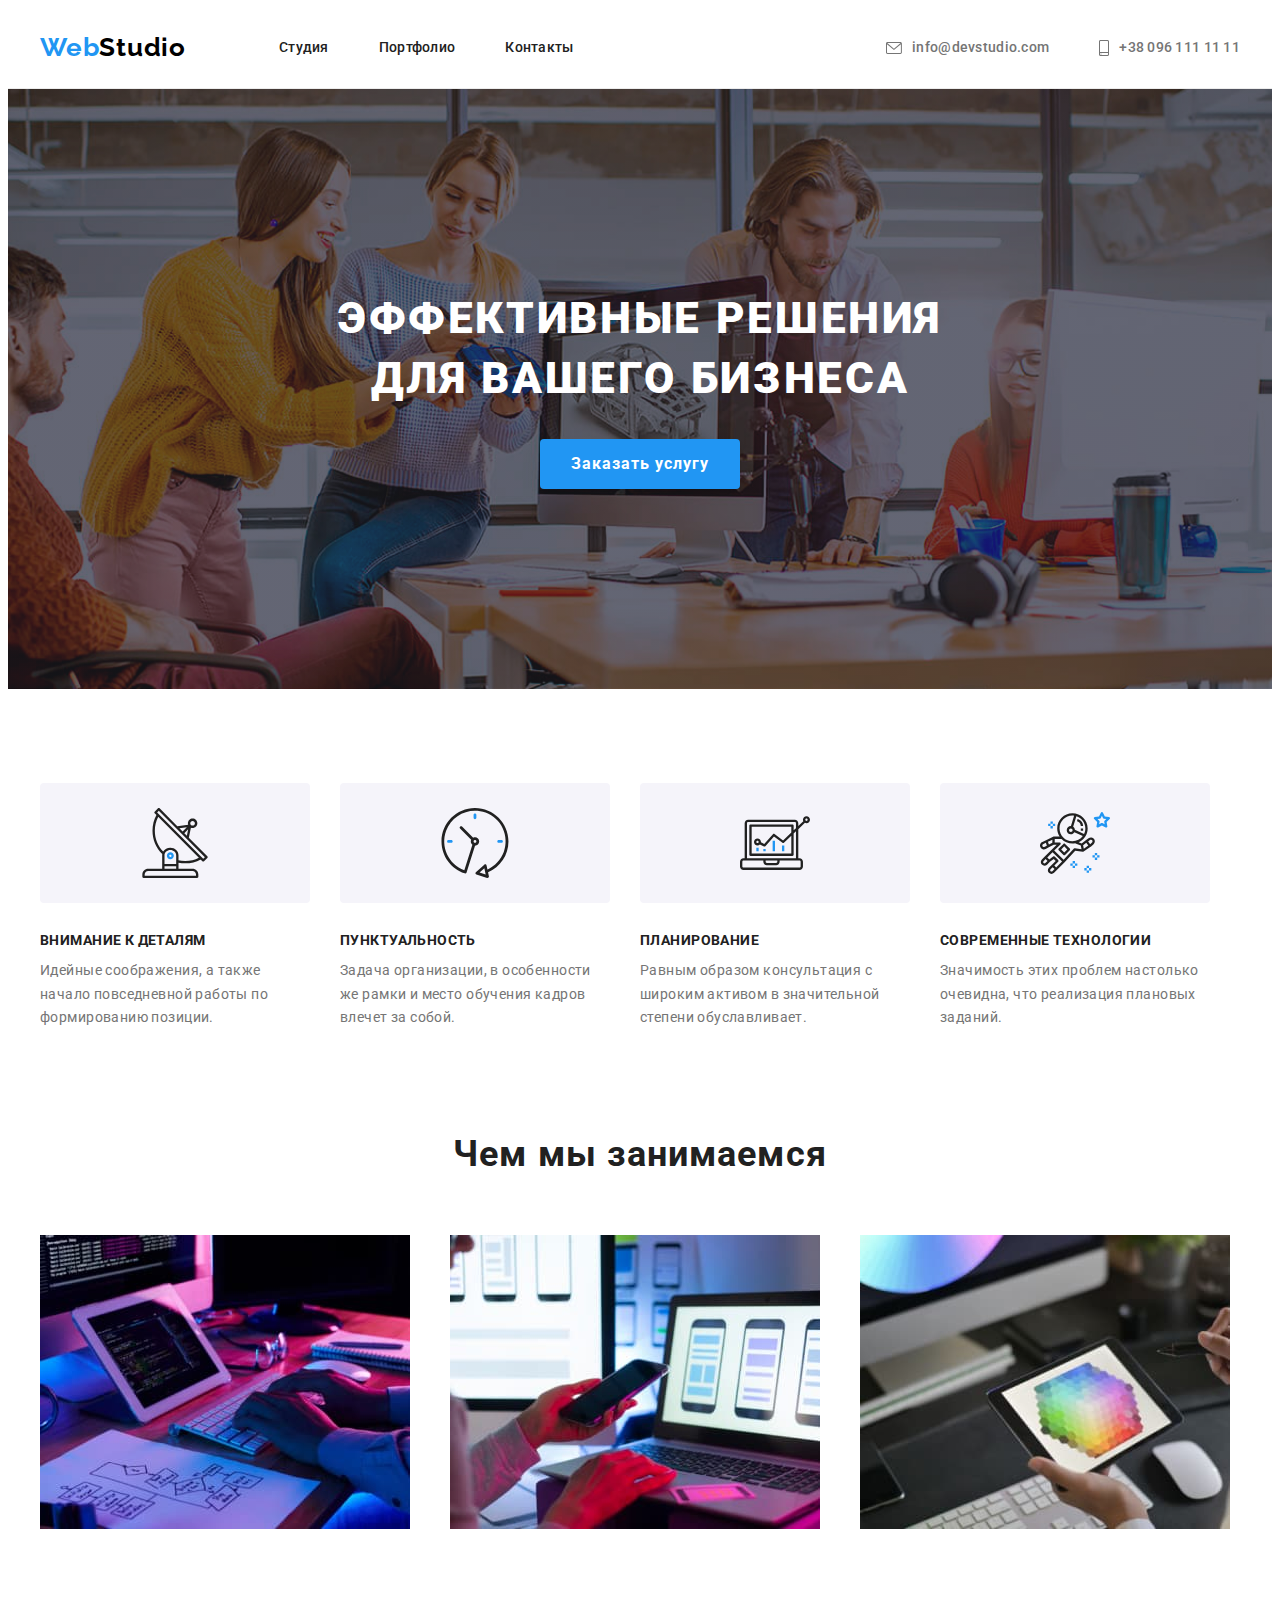
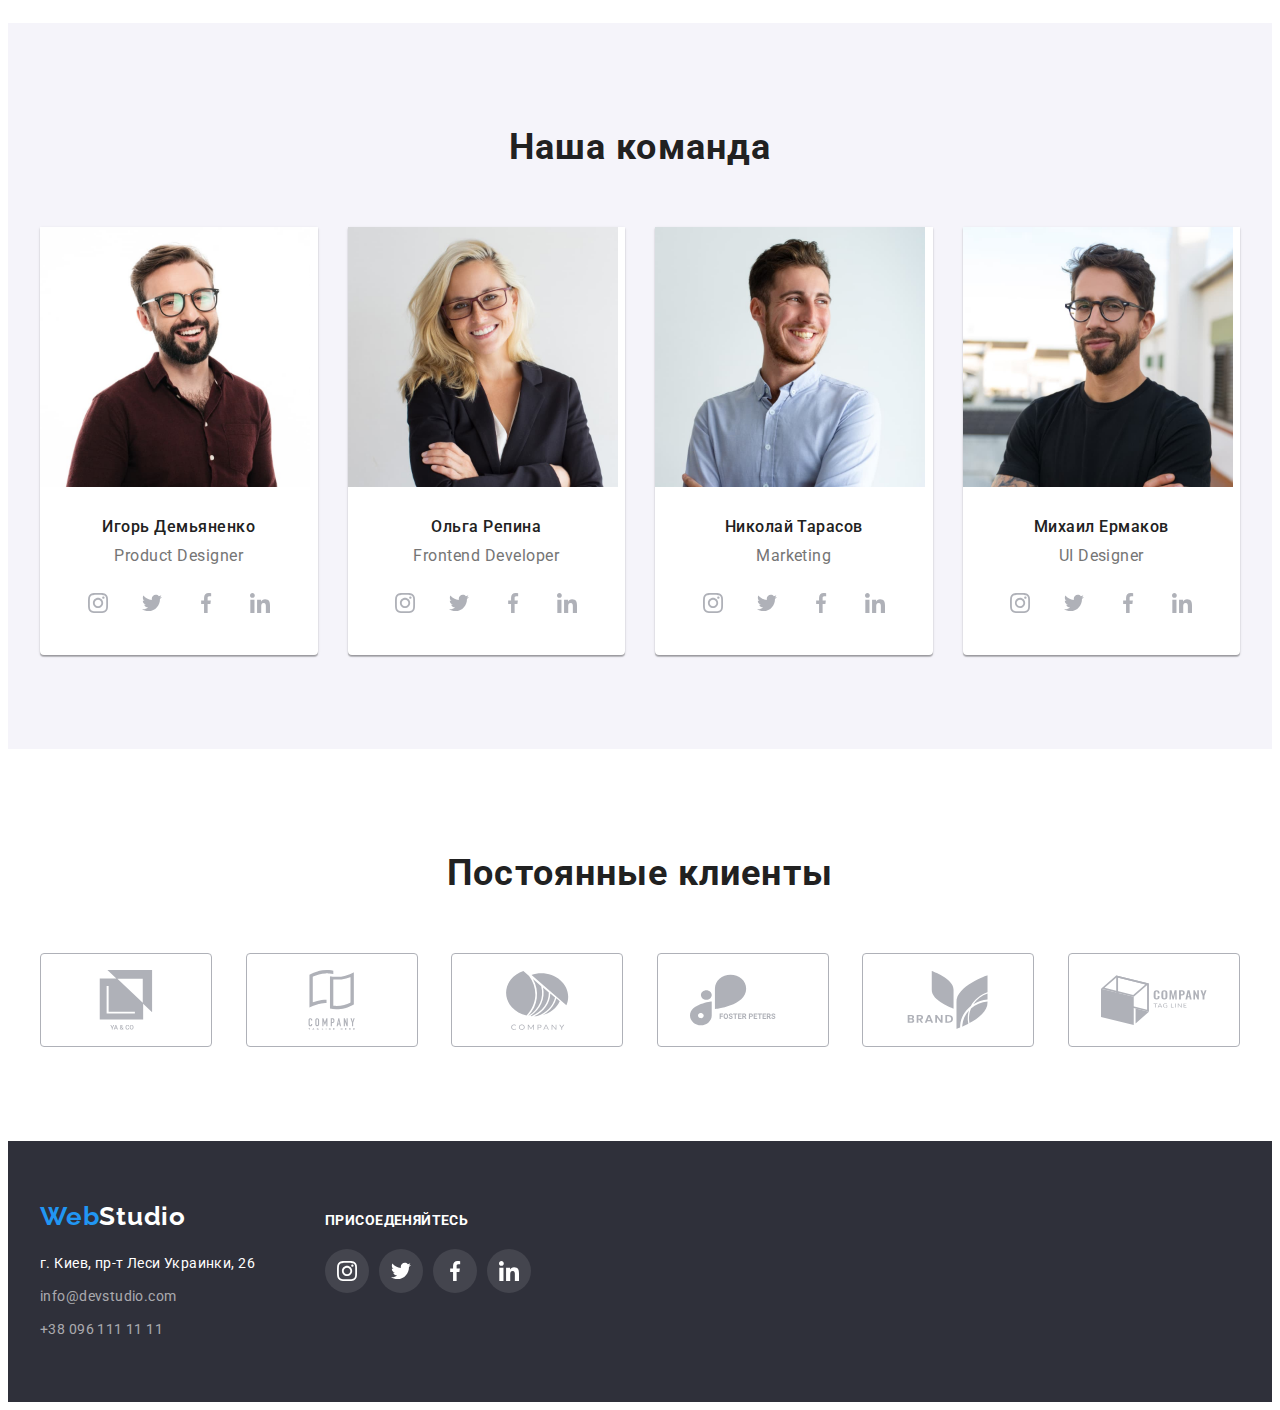
<file: index.htm>
<!DOCTYPE html>
<html lang="ru">

<head>
    <meta charset="UTF-8">
    <meta http-equiv="X-UA-Compatible" content="IE=edge">
    <meta name="viewport" content="width=device-width, initial-scale=1.0">
    <title>Студия</title>
    <link rel="preconnect" href="https://fonts.googleapis.com">
    <link rel="preconnect" href="https://fonts.gstatic.com" crossorigin>
    <link href="https://fonts.googleapis.com/css2?family=Raleway:wght@700&family=Roboto:wght@400;500;700;900&display=swap"
        rel="stylesheet">
        <link rel="stylesheet" href="https://cdnjs.cloudflare.com/ajax/libs/modern-normalize/1.1.0/modern-normalize.min.css"
            integrity="sha512-wpPYUAdjBVSE4KJnH1VR1HeZfpl1ub8YT/NKx4PuQ5NmX2tKuGu6U/JRp5y+Y8XG2tV+wKQpNHVUX03MfMFn9Q=="
            crossorigin="anonymous" referrerpolicy="no-referrer" />
    <link rel="stylesheet" href="./css/styles.css">
</head>
<body>
    <!-- Шапка -->
    <header class="header">
        <div class="container header-container">
            <nav class="header-havigation">
                <a class="header-logo link" href="./index.htm" lang="en">
                    <span class="logo">Web</span>Studio
                </a>
            
                <ul class="nav-list list">
                    <li class="nav-item"><a class="nav-link link" href="./index.htm">Студия</a></li>
                    <li class="nav-item"><a class="nav-link link" href="./portfolio.html">Портфолио</a></li>
                    <li class="nav-item"><a class="nav-link link" href="">Контакты</a></li>
                </ul>
            </nav>
            
            <div class="haeder-content">
                <ul class="header-list ">
                    <li class="header-item list">
                        <a class="header-link link" href="mailto:info@devstudio.com">
                            <svg class="header-link-icon icon-envelope">
                                <use href="./img/icon-svg/symbol-defs.svg#envelope"></use>
                            </svg>
                             <p class="link-text">info@devstudio.com</p>    
                        </a>
                    </li>
                    <li class="header-item list">
                        <a class="header-link link tel-link" href="tel:+380961111111">
                            <svg class="header-link-icon icon-smartphone">
                                <use href="./img/icon-svg/symbol-defs.svg#smartphone"></use>
                            </svg>
                            <p class="link-text">+38 096 111 11 11</p>
                        </a>
                    </li>
                </ul>
            </div>
        </div>
        
    </header>
    <!-- Контент -->
    <main>
        <!-- Герой -->
        <section class="hero-section">
            <h1 class="hero-title">ЭФФЕКТИВНЫЕ РЕШЕНИЯ ДЛЯ ВАШЕГО БИЗНЕСА</h1>
            <button class="hero-btn" type="button">Заказать услугу</button>
         </section>
        <!-- Особености -->
        <section class="peculiarities-section">
           <div class="container">
                <h2 class="visually-hidden">Особенности</h2>
                <ul class="peculiarities-list list">
                    <li class="peculiarities-item">
                        <div class="peculiarities-icon">
                            <svg class="icon-antenna" width="70" heigth="70">
                                <use href="./img/icon-svg/symbol-defs.svg#antenna"></use>
                            </svg>
                        </div>
                        <h3 class="peculiarities-title">Внимание к деталям</h3>
                        <p class="peculiarities-text">Идейные соображения, а также начало повседневной работы по формированию позиции.
                        </p>
                    </li>
                    <li class="peculiarities-item">
                        <div class="peculiarities-icon">
                            <svg class="icon-clock" width="70" heigth="70">
                                <use href="./img/icon-svg/symbol-defs.svg#clock"></use>
                            </svg>
                        </div>
                        <h3 class="peculiarities-title">Пунктуальность</h3>
                        <p class="peculiarities-text">Задача организации, в особенности же рамки и место обучения кадров влечет за
                            собой.</p>
                    </li>
                    <li class="peculiarities-item">
                        <div class="peculiarities-icon">
                            <svg class="icon-diagram" width="70" heigth="70">
                                <use href="./img/icon-svg/symbol-defs.svg#diagram"></use>
                            </svg>
                        </div>
                        <h3 class="peculiarities-title">Планирование</h3>
                        <p class="peculiarities-text">Равным образом консультация с широким активом в значительной степени
                            обуславливает.</p>
                    </li>
                    <li class="peculiarities-item">
                        <div class="peculiarities-icon">
                            <svg class="icon-astronaut" width="70" heigth="70">
                                <use href="./img/icon-svg/symbol-defs.svg#astronaut"></use>
                            </svg>
                        </div>
                        <h3 class="peculiarities-title">Современные технологии</h3>
                        <p class="peculiarities-text">Значимость этих проблем настолько очевидна, что реализация плановых заданий.</p>
                    </li>
                </ul>
           </div>
        </section>
        <section class="work-section">
            <div class="container">
                <h2 class="work-title">Чем мы занимаемся</h2>
                <ul class="work-list list">
                    <li class="work-item"><img src="./img/study-img/img.jpg" alt="Програпирование" width="370"></li>
                    <li class="work-item"><img src="./img/study-img/img1.jpg" alt="Адаптация" width="370"></li>
                    <li class="work-item"><img src="./img/study-img/img2.jpg" alt="Стилизация" width="370"></li>
                </ul>
            </div>
        </section>
        <!-- Команда -->
        <section class="team-section">
           <div class="container">
                <h2 class="team-title">Наша команда</h2>
                <ul class="team-list list">
                    <li class="team-item">
                        <img src="./img/study-img/img3.jpg" alt="Фтография Игоря" width="270">
                        <div class="team-cards">
                            <h3 class="team-name">Игорь Демьяненко</h3>
                        <p class="team-text" lang="en">Product Designer</p>
                        <ul class="team-social-list list">
                            <li class="team-social-item">
                                <a href="" class="team-social-link">
                                    <svg class="team-social-icon" widht='20' height='20'>
                                        <use href="./img/icon-svg/symbol-defs.svg#instagram"></use>
                                    </svg>
                                </a>
                            </li>
                            <li class="team-social-item">
                                <a href="" class="team-social-link">
                                    <svg class="team-social-icon" widht='20' height='20'>
                                        <use href="./img/icon-svg/symbol-defs.svg#twitter"></use>
                                    </svg>
                                </a>
                            </li>
                            <li class="team-social-item">
                                <a href="" class="team-social-link">
                                    <svg class="team-social-icon" widht='20' height='20'>
                                        <use href="./img/icon-svg/symbol-defs.svg#facebook"></use>
                                    </svg>
                                </a>
                            </li>
                            <li class="team-social-item">
                                <a href="" class="team-social-link">
                                    <svg class="team-social-icon" widht='20' height='20'>
                                        <use href="./img/icon-svg/symbol-defs.svg#linkedin"></use>
                                    </svg>
                                </a>
                            </li>
                        </ul>
                        </div>
                    </li>
                    <li class="team-item">
                        <img src="./img/study-img/img4.jpg" alt="Фотография Ольги" width="270">
                        <div class="team-cards">
                            <h3 class="team-name">Ольга Репина</h3>
                        <p class="team-text" lang="en">Frontend Developer</p>
                            <ul class="team-social-list list">
                                <li class="team-social-item">
                                    <a href="" class="team-social-link">
                                        <svg class="team-social-icon" widht='20' height='20'>
                                            <use href="./img/icon-svg/symbol-defs.svg#instagram"></use>
                                        </svg>
                                    </a>
                                </li>
                                <li class="team-social-item">
                                    <a href="" class="team-social-link">
                                        <svg class="team-social-icon" widht='20' height='20'>
                                            <use href="./img/icon-svg/symbol-defs.svg#twitter"></use>
                                        </svg>
                                    </a>
                                </li>
                                <li class="team-social-item">
                                    <a href="" class="team-social-link">
                                        <svg class="team-social-icon" widht='20' height='20'>
                                            <use href="./img/icon-svg/symbol-defs.svg#facebook"></use>
                                        </svg>
                                    </a>
                                </li>
                                <li class="team-social-item">
                                    <a href="" class="team-social-link">
                                        <svg class="team-social-icon" widht='20' height='20'>
                                            <use href="./img/icon-svg/symbol-defs.svg#linkedin"></use>
                                        </svg>
                                    </a>
                                </li>
                            </ul>
                        </div>
                    </li>
                    <li class="team-item">
                        <img src="./img/study-img/img5.jpg" alt="Фотография Николая" width="270">
                        <div class="team-cards">
                            <h3 class="team-name">Николай Тарасов</h3>
                        <p class="team-text" lang="en">Marketing</p>
                        <ul class="team-social-list list">
                            <li class="team-social-item">
                                <a href="" class="team-social-link">
                                    <svg class="team-social-icon" widht='20' height='20'>
                                        <use href="./img/icon-svg/symbol-defs.svg#instagram"></use>
                                    </svg>
                                </a>
                            </li>
                            <li class="team-social-item">
                                <a href="" class="team-social-link">
                                    <svg class="team-social-icon" widht='20' height='20'>
                                        <use href="./img/icon-svg/symbol-defs.svg#twitter"></use>
                                    </svg>
                                </a>
                            </li>
                            <li class="team-social-item">
                                <a href="" class="team-social-link">
                                    <svg class="team-social-icon" widht='20' height='20'>
                                        <use href="./img/icon-svg/symbol-defs.svg#facebook"></use>
                                    </svg>
                                </a>
                            </li>
                            <li class="team-social-item">
                                <a href="" class="team-social-link">
                                    <svg class="team-social-icon" widht='20' height='20'>
                                        <use href="./img/icon-svg/symbol-defs.svg#linkedin"></use>
                                    </svg>
                                </a>
                            </li>
                        </ul>
                        </div>
                    </li>
                    <li class="team-item">
                        <img src="./img/study-img/img6.jpg" alt="Фотография Михаила" width="270">
                        <div class="team-cards">
                            <h3 class="team-name">Михаил Ермаков</h3>
                        <p class="team-text" lang="en">UI Designer</p>
                        <ul class="team-social-list list">
                            <li class="team-social-item">
                                <a href="" class="team-social-link">
                                    <svg class="team-social-icon" widht='20' height='20'>
                                        <use href="./img/icon-svg/symbol-defs.svg#instagram"></use>
                                    </svg>
                                </a>
                            </li>
                            <li class="team-social-item">
                                <a href="" class="team-social-link">
                                    <svg class="team-social-icon" widht='20' height='20'>
                                        <use href="./img/icon-svg/symbol-defs.svg#twitter"></use>
                                    </svg>
                                </a>
                            </li>
                            <li class="team-social-item">
                                <a href="" class="team-social-link">
                                    <svg class="team-social-icon" widht='20' height='20'>
                                        <use href="./img/icon-svg/symbol-defs.svg#facebook"></use>
                                    </svg>
                                </a>
                            </li>
                            <li class="team-social-item">
                                <a href="" class="team-social-link">
                                    <svg class="team-social-icon" widht='20' height='20'>
                                        <use href="./img/icon-svg/symbol-defs.svg#linkedin"></use>
                                    </svg>
                                </a>
                            </li>
                        </ul>
                        </div>
                    </li>
                </ul>
           </div>
        </section>
        <section class="client-section">
            <div class="container">
                <h2 class="client-title">Постоянные клиенты</h2>
                <ul class="client-list list">
                    <li class="client-item">
                        <a href="" class="client-link link">
                            <svg class="client-icon" width="106" height="60" >
                                <use href="./img/icon-svg/symbol-defs.svg#group1"></use>
                            </svg>
                        </a>
                    </li>
                    <li class="client-item">
                        <a href="" class="client-link link">
                            <svg class="client-icon" width="106" height="60">
                                <use href="./img/icon-svg/symbol-defs.svg#group2"></use>
                            </svg>
                        </a>
                    </li>
                    <li class="client-item">
                        <a href="" class="client-link link">
                            <svg class="client-icon" width="106" height="60">
                                <use href="./img/icon-svg/symbol-defs.svg#group3"></use>
                            </svg>
                        </a>
                    </li>
                    <li class="client-item">
                        <a href="" class="client-link link">
                            <svg class="client-icon" width="106" height="60">
                                <use href="./img/icon-svg/symbol-defs.svg#group4"></use>
                            </svg>
                        </a>
                    </li>
                    <li class="client-item">
                        <a href="" class="client-link link">
                            <svg class="client-icon" width="106" height="60">
                                <use href="./img/icon-svg/symbol-defs.svg#group5"></use>
                            </svg>
                        </a>
                    </li>
                    <li class="client-item">
                        <a href="" class="client-link link">
                            <svg class="client-icon" width="106" height="60">
                                <use href="./img/icon-svg/symbol-defs.svg#group6"></use>
                            </svg>
                        </a>
                    </li>
                </ul>
            </div>
        </section>
    </main>
    <!-- Подвал -->
    <footer class="footer">
       <div class="container footer-flex">
            <div class="footer-nav">
                <a class="footer-logo link" href="./index.htm" lang="en">
                    <span class="logo">Web</span>Studio
                </a>
                <address class="address">
                    <ul class="address-list list">
                        <li class="address-item"><a class="address-link link" href="">г. Киев, пр-т Леси Украинки, 26</a></li>
                        <li class="address-item"><a class="address-link link transparency"
                                href="mailto:info@devstudio.com">info@devstudio.com</a></li>
                        <li class="address-item"><a class="address-link link transparency" href="tel:+380961111111">+38 096 111 11
                                11</a></li>
                    </ul>
                </address>
            </div>
            <div class="footer-social">
                <h3 class="footer-social-title">ПРИСОЕДЕНЯЙТЕСЬ</h3>
                <ul class="footer-social-list list">
                    <li class="footer-social-item">
                        <a href="" class="footer-social-link">
                            <svg class="footer-social-icon" widht='20' height='20'>
                                <use href="./img/icon-svg/symbol-defs.svg#instagram"></use>
                            </svg>
                        </a>
                    </li>
                    <li class="footer-social-item">
                        <a href="" class="footer-social-link">
                            <svg class="footer-social-icon" widht='20' height='20'>
                                <use href="./img/icon-svg/symbol-defs.svg#twitter"></use>
                            </svg>
                        </a>
                    </li>
                    <li class="footer-social-item">
                        <a href="" class="footer-social-link">
                            <svg class="footer-social-icon" widht='20' height='20'>
                                <use href="./img/icon-svg/symbol-defs.svg#facebook"></use>
                            </svg>
                        </a>
                    </li>
                    <li class="footer-social-item">
                        <a href="" class="footer-social-link">
                            <svg class="footer-social-icon" widht='20' height='20'>
                                <use href="./img/icon-svg/symbol-defs.svg#linkedin"></use>
                            </svg>
                        </a>
                    </li>
                </ul>
            </div>
       </div>
    </footer>
</body>
</html>
</file>
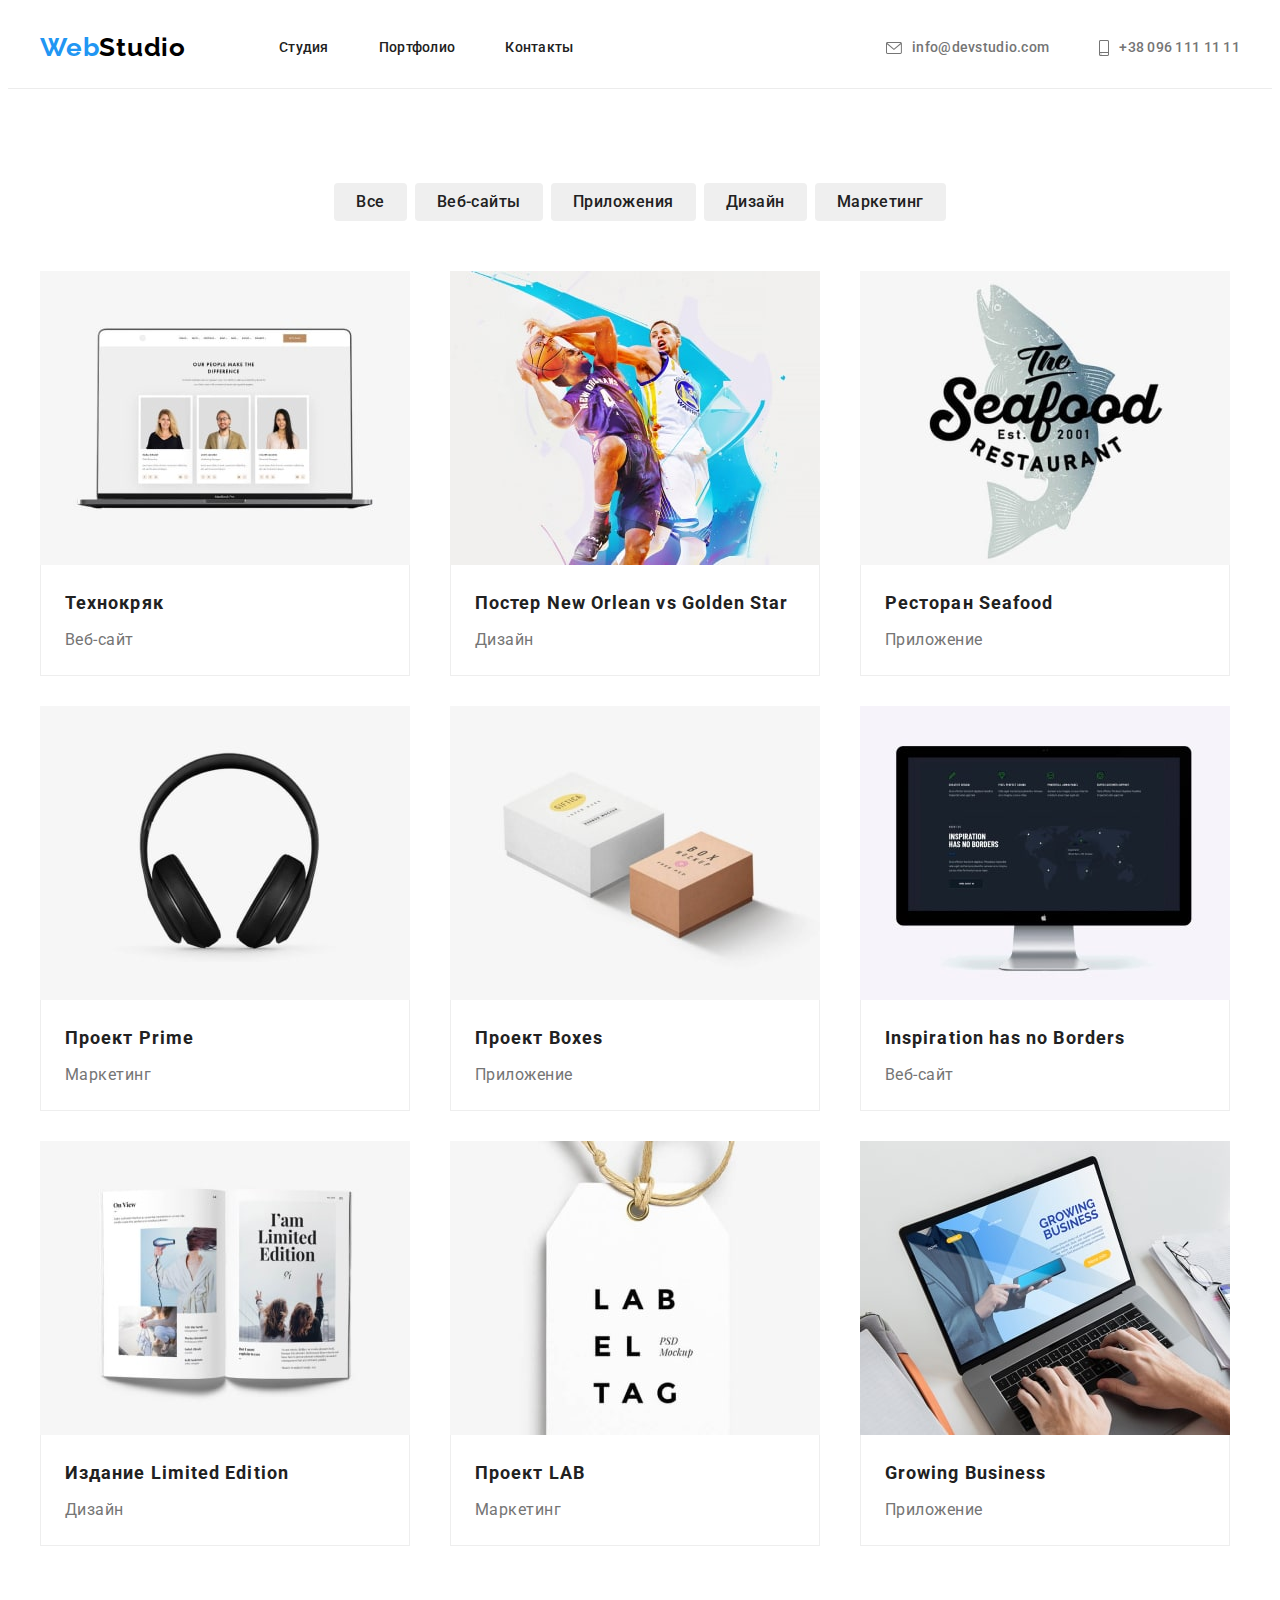
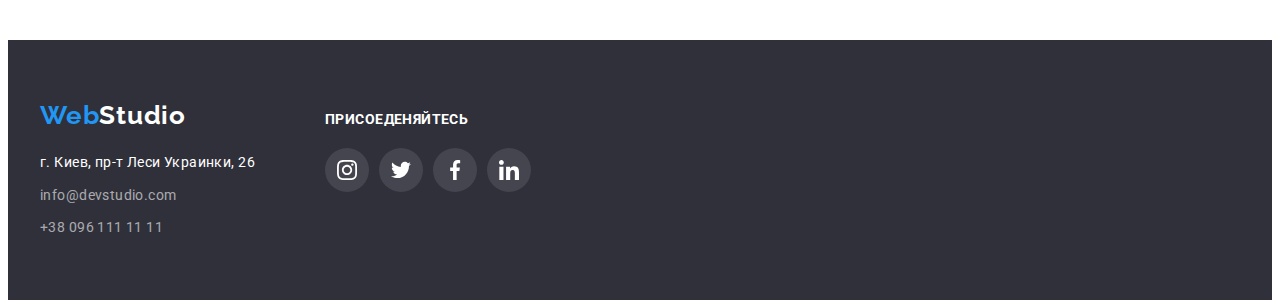
<file: portfolio.html>
<!DOCTYPE html>
<html lang="ru">
<head>
    <meta charset="UTF-8">
    <meta http-equiv="X-UA-Compatible" content="IE=edge">
    <meta name="viewport" content="width=device-width, initial-scale=1.0">
    <title>Портфолио</title>
    <link rel="preconnect" href="https://fonts.googleapis.com">
    <link rel="preconnect" href="https://fonts.gstatic.com" crossorigin>
    <link href="https://fonts.googleapis.com/css2?family=Raleway:wght@700&family=Roboto:wght@400;500;700;900&display=swap"
        rel="stylesheet">
        <link rel="stylesheet" href="https://cdnjs.cloudflare.com/ajax/libs/modern-normalize/1.1.0/modern-normalize.min.css"
            integrity="sha512-wpPYUAdjBVSE4KJnH1VR1HeZfpl1ub8YT/NKx4PuQ5NmX2tKuGu6U/JRp5y+Y8XG2tV+wKQpNHVUX03MfMFn9Q=="
            crossorigin="anonymous" referrerpolicy="no-referrer" />
    <link rel="stylesheet" href="./css/styles.css">
</head>
<body>
    <header class="header">
        <div class="container header-container">
            <nav class="header-havigation">
                <a class="header-logo link" href="./index.htm" lang="en">
                    <span class="logo">Web</span>Studio
                </a>
    
                <ul class="nav-list list">
                    <li class="nav-item"><a class="nav-link link" href="./index.htm">Студия</a></li>
                    <li class="nav-item"><a class="nav-link link" href="./portfolio.html">Портфолио</a></li>
                    <li class="nav-item"><a class="nav-link link" href="">Контакты</a></li>
                </ul>
            </nav>
    
            <div class="haeder-content">
                <ul class="header-list ">
                    <li class="header-item list">
                        <a class="header-link link" href="mailto:info@devstudio.com">
                            <svg class="header-link-icon icon-envelope">
                                <use href="./img/icon-svg/symbol-defs.svg#envelope"></use>
                            </svg>
                            <p class="link-text">info@devstudio.com</p>
                        </a>
                    </li>
                    <li class="header-item list">
                        <a class="header-link link tel-link" href="tel:+380961111111">
                            <svg class="header-link-icon icon-smartphone">
                                <use href="./img/icon-svg/symbol-defs.svg#smartphone"></use>
                            </svg>
                            <p class="link-text">+38 096 111 11 11</p>
                        </a>
                    </li>
                </ul>
            </div>
        </div>
    
    </header>
    <main>
        <section class="portfolio">
            <div class="container">
                <h1 class="visually-hidden">Портфолио</h1>
                <ul class="filter-list list">
                    <li class="filter-item"><button class="filter-btn" title="button">Все</button></li>
                    <li class="filter-item"><button class="filter-btn" title="button">Веб-сайты</button></li>
                    <li class="filter-item"><button class="filter-btn" title="button">Приложения</button></li>
                    <li class="filter-item"><button class="filter-btn" title="button">Дизайн</button></li>
                    <li class="filter-item"><button class="filter-btn" title="button">Маркетинг</button></li>
                </ul>
                <ul class="project-list list">
                    <li class="project-item">
                        <img class="project-img" src="./img/portfolio-img/img1.jpg" alt="" width="370">
                        <div class="project-item-content">
                            <h2 class="project-title">Технокряк</h2>
                            <p class="project-text">Веб-сайт</p>
                        </div>
                    </li>
                    <li class="project-item">
                        <img class="project-img" src="./img/portfolio-img/img2.jpg" alt="" width="370">
                        <div class="project-item-content">
                            <h2 class="project-title">Постер New Orlean vs Golden Star</h2>
                            <p class="project-text">Дизайн</p>
                        </div>
                    </li>
                    <li class="project-item">
                        <img class="project-img" src="./img/portfolio-img/img3.jpg" alt="" width="370">
                        <div class="project-item-content">
                            <h2 class="project-title">Ресторан Seafood</h2>
                            <p class="project-text">Приложение</p>
                        </div>
                    </li>
                    <li class="project-item">
                        <img class="project-img" src="./img/portfolio-img/img4.jpg" alt="" width="370">
                        <div class="project-item-content">
                            <h2 class="project-title">Проект Prime</h2>
                            <p class="project-text">Маркетинг</p>
                        </div>
                    </li>
                    <li class="project-item">
                        <img class="project-img" src="./img/portfolio-img/img5.jpg" alt="" width="370">
                        <div class="project-item-content">
                            <h2 class="project-title">Проект Boxes</h2>
                            <p class="project-text">Приложение</p>
                        </div>
                    </li>
                    <li class="project-item">
                        <img class="project-img" src="./img/portfolio-img/img6.jpg" alt="" width="370">
                        <div class="project-item-content">
                            <h2 class="project-title">Inspiration has no Borders</h2>
                            <p class="project-text">Веб-сайт</p>
                        </div>
                    </li>
                    <li class="project-item">
                        <img class="project-img" src="./img/portfolio-img/img7.jpg" alt="" width="370">
                        <div class="project-item-content">
                            <h2 class="project-title">Издание Limited Edition</h2>
                            <p class="project-text">Дизайн</p>
                        </div>
                    </li>
                    <li class="project-item">
                        <img class="project-img" src="./img/portfolio-img/img8.jpg" alt="" width="370">
                        <div class="project-item-content">
                            <h2 class="project-title">Проект LAB</h2>
                            <p class="project-text">Маркетинг</p>
                        </div>
                    </li>
                    <li class="project-item">
                        <img class="project-img" src="./img/portfolio-img/img9.jpg" alt="" width="370">
                        <div class="project-item-content">
                            <h2 class="project-title">Growing Business</h2>
                            <p class="project-text">Приложение</p>
                        </div>
                    </li>
                </ul>
            </div>
        </section>

    </main>
    <footer class="footer">
        <div class="container footer-flex">
            <div class="footer-nav">
                <a class="footer-logo link" href="./index.htm" lang="en">
                    <span class="logo">Web</span>Studio
                </a>
                <address class="address">
                    <ul class="address-list list">
                        <li class="address-item"><a class="address-link link" href="">г. Киев, пр-т Леси Украинки, 26</a>
                        </li>
                        <li class="address-item"><a class="address-link link transparency"
                                href="mailto:info@devstudio.com">info@devstudio.com</a></li>
                        <li class="address-item"><a class="address-link link transparency" href="tel:+380961111111">+38 096
                                111 11
                                11</a></li>
                    </ul>
                </address>
            </div>
            <div class="footer-social">
                <h3 class="footer-social-title">ПРИСОЕДЕНЯЙТЕСЬ</h3>
                <ul class="footer-social-list list">
                    <li class="footer-social-item">
                        <a href="" class="footer-social-link">
                            <svg class="footer-social-icon" widht='20' height='20'>
                                <use href="./img/icon-svg/symbol-defs.svg#instagram"></use>
                            </svg>
                        </a>
                    </li>
                    <li class="footer-social-item">
                        <a href="" class="footer-social-link">
                            <svg class="footer-social-icon" widht='20' height='20'>
                                <use href="./img/icon-svg/symbol-defs.svg#twitter"></use>
                            </svg>
                        </a>
                    </li>
                    <li class="footer-social-item">
                        <a href="" class="footer-social-link">
                            <svg class="footer-social-icon" widht='20' height='20'>
                                <use href="./img/icon-svg/symbol-defs.svg#facebook"></use>
                            </svg>
                        </a>
                    </li>
                    <li class="footer-social-item">
                        <a href="" class="footer-social-link">
                            <svg class="footer-social-icon" widht='20' height='20'>
                                <use href="./img/icon-svg/symbol-defs.svg#linkedin"></use>
                            </svg>
                        </a>
                    </li>
                </ul>
            </div>
        </div>
    </footer>
</body>
</html>
</file>
<file: css/styles.css>
:root {
  --main-title-color: #ffffff;
  --second-title-color: #212121;
  --first-text-color: #757575;
  --second-text-color: #ffffff;
  --third-text-color: rgba(255, 255, 255, 0.6);
  --first-button-color: #ffffff;
  --second-button-color: #212121;
  --header-text-color: #212121;
  --accent-color: #2196f3;
}

p,
h1,
h2,
h3,
h4,
h5,
h6 {
  margin: 0;
}

ul {
  margin: 0;
  padding: 0;
}

button {
  cursor: pointer;
  border: none;
}

img {
  display: block;
  max-width: 100%;
  height: auto;
}

.container {
  width: 1200px;
  padding-left: 15px;
  padding-right: 15px;
  margin: 0 auto;
}

body {
  font-family: "Roboto", sans-serif;
  color: var(--second-title-color);
}

.list {
  list-style: none;
}

.link {
  text-decoration: none;
}
/* HEADER */
.header {
  border-bottom: 1px solid #ececec;
}
.header-logo {
  font-family: Raleway;
  font-weight: 700;
  font-size: 26px;
  line-height: 1.19;
  letter-spacing: 0.03em;
  color: #000000;

  display: block;
  margin-right: 93px;
  padding-top: 24px;
  padding-bottom: 25px;
}

.logo {
  color: var(--accent-color);
}

.header-havigation {
  display: flex;
}

.header-container {
  display: flex;
  align-items: center;
}

.nav-list {
  display: flex;
  align-items: center;
}

.nav-item:not(:last-child) {
  margin-right: 50px;
}

.nav-link {
  font-weight: 500;
  font-size: 14px;
  line-height: 1.14;
  letter-spacing: 0.02em;
  color: var(--header-text-color);

  display: block;
  padding-top: 32px;
  padding-bottom: 32px;
}

.nav-link:hover,
.nav-link:focus {
  color: var(--accent-color);
}

.haeder-content {
  margin-left: auto;
}

.haeder-content:not(:last-child) {
  margin-right: 50px;
}

.header-item:not(:last-child) {
  margin-right: 50px;
}

.header-link {
  font-weight: 500;
  font-size: 14px;
  line-height: 1.14;
  letter-spacing: 0.02em;
  color: var(--first-text-color);

  display: flex;
  align-items: center;
  padding-top: 32px;
  padding-bottom: 32px;
}

.header-link-icon {
  /* display: block; */
  margin-right: 10px;
  fill: var(--first-text-color);
}

.icon-smartphone {
  width: 10px;
  height: 16px;
}

.icon-envelope {
  width: 16px;
  height: 12px;
}

/* .header-link-icon:hover,
.header-link-icon:focus {
  fill: var(--accent-color);
} */

.link-text {
  display: block;
}

.header-list {
  display: flex;
}

.header-link:hover,
.header-link:focus {
  color: var(--accent-color);
}

.header-link:hover .header-link-icon,
.header-link:focus .header-link-icon {
  fill: currentColor;
}

/* HERO */

.hero-section {
  display: flex;
  flex-direction: column;
  padding-top: 200px;
  padding-bottom: 200px;

  min-width: 100%;
  background-image: linear-gradient(
      rgba(47, 48, 58, 0.4),
      rgba(47, 48, 58, 0.4)
    ),
    url(../img/study-img/background.png);
  background-size: cover;
  background-repeat: no-repeat;
  background-position: center;
}

.hero-title {
  max-width: 696px;
  margin: 0 auto;
  margin-bottom: 30px;

  font-weight: 900;
  font-size: 44px;
  line-height: 1.36;
  text-align: center;
  letter-spacing: 0.06em;
  color: var(--main-title-color);
}

.hero-btn {
  font-family: inherit;
  font-weight: 700;
  font-size: 16px;
  line-height: 1.87;
  text-align: center;
  letter-spacing: 0.06em;
  background: var(--accent-color);
  color: var(--first-button-color);
  min-width: 200px;
  height: 50px;
  box-shadow: 0px 4px 4px rgba(0, 0, 0, 0.15);
  border-radius: 4px;
  margin: 0 auto;
}

/* PECULIARITIES */

.peculiarities-section {
  padding-top: 94px;
  padding-bottom: 94px;
}

.visually-hidden {
  position: absolute;
  white-space: nowrap;
  width: 1px;
  height: 1px;
  overflow: hidden;
  border: 0;
  padding: 0;
  clip: rect(0 0 0 0);
  clip-path: inset(50%);
  margin: -1px;
}

.peculiarities-list {
  display: flex;
  margin-bottom: 0px;
}

.peculiarities-icon {
  display: flex;
  justify-content: center;
  content: "";
  width: 270px;
  height: 120px;
  background-size: 70px;
  background-repeat: no-repeat;
  background-position: center;
  background-color: #f5f4fa;
  border-radius: 4px;
}
.peculiarities-item {
  max-width: 270px;
}

.peculiarities-item:not(:last-child) {
  margin-right: 30px;
}

.peculiarities-title {
  font-weight: 700;
  font-size: 14px;
  line-height: 1.14;
  letter-spacing: 0.03em;
  text-transform: uppercase;
  color: var(--second-title-color);
  margin-bottom: 10px;
  margin-top: 30px;
}

.peculiarities-text {
  font-weight: 400;
  font-size: 14px;
  line-height: 1.71;
  letter-spacing: 0.03em;
  color: var(--first-text-color);
}

/* WORK */

.work-section {
  padding-bottom: 94px;
}

.work-title {
  font-weight: 700;
  font-size: 36px;
  line-height: 1.67;
  text-align: center;
  letter-spacing: 0.03em;
  color: var(--second-title-color);
  margin: 0 auto 50px;
}

.work-list {
  display: flex;
  flex-wrap: wrap;
  margin-top: -30px;
  margin-left: -30px;
}

.work-item {
  width: calc(100% / 3 - 30px);
  margin-top: 30px;
  margin-left: 30px;
}

/* TEAM */

.team-section {
  padding-top: 94px;
  padding-bottom: 94px;
  background-color: #f5f4fa;
}

.team-list {
  display: flex;
  flex-wrap: wrap;
  margin-left: -30px;
  margin-top: -30px;
}

.team-item {
  width: calc(100% / 4 - 30px);
  margin-left: 30px;
  margin-top: 30px;

  background: #ffffff;
  box-shadow: 0px 1px 3px rgba(0, 0, 0, 0.12), 0px 1px 1px rgba(0, 0, 0, 0.14),
    0px 2px 1px rgba(0, 0, 0, 0.2);
  border-radius: 0px 0px 4px 4px;
}

.team-social-list {
  display: flex;
  justify-content: center;
}

.team-social-item {
  width: 44px;
  height: 44px;
}

.team-social-link {
  width: 100%;
  height: 100%;
  display: flex;
  align-items: center;
  justify-content: center;
  border-radius: 50%;
}

.team-social-link:hover,
.team-social-link:focus {
  width: 44px;
  height: 44px;
  border-radius: 50%;
  background-color: var(--accent-color);
}

.team-social-icon {
  fill: #afb1b8;
}

.team-social-link:hover .team-social-icon,
.team-social-link:focus .team-social-icon {
  fill: var(--first-button-color);
}

.team-social-item:not(:first-child) {
  margin-left: 10px;
}

.team-cards {
  padding-top: 30px;
  padding-bottom: 30px;
}

.team-title {
  font-weight: 700;
  font-size: 36px;
  line-height: 1.67;
  text-align: center;
  letter-spacing: 0.03em;
  color: var(--second-title-color);
  margin-bottom: 50px;
}

.team-name {
  font-weight: 500;
  font-size: 16px;
  line-height: 1.19;
  text-align: center;
  letter-spacing: 0.03em;
  color: var(--second-title-color);

  margin-bottom: 10px;
}

.team-text {
  font-size: 16px;
  line-height: 1.19x;
  text-align: center;
  letter-spacing: 0.03em;
  color: var(--first-text-color);
  margin-bottom: 16px;
}

/* PORTFOLIO */

.portfolio {
  padding-top: 94px;
  padding-bottom: 94px;
}

.filter-btn:hover,
.filter-btn:focus {
  background: var(--accent-color);
  color: var(--first-button-color);

  box-shadow: 0px 3px 1px rgba(0, 0, 0, 0.1), 0px 1px 2px rgba(0, 0, 0, 0.08),
    0px 2px 2px rgba(0, 0, 0, 0.12);
}

.filter-list {
  display: flex;
  margin-bottom: 50px;
  justify-content: center;
}

.filter-item:not(:last-child) {
  margin-right: 8px;
}
.filter-btn {
  font-family: inherit;
  font-weight: 500;
  font-size: 16px;
  line-height: 1.62;
  text-align: center;
  letter-spacing: 0.03em;
  color: var(--second-button-color);

  border-radius: 4px;

  padding: 6px 22px;
}

.project-list {
  display: flex;
  flex-wrap: wrap;
  margin-left: -30px;
  margin-top: -30px;
}

.project-item {
  /* width: 370px; */
  width: calc(100% / 3 - 30px);
  margin-left: 30px;
  margin-top: 30px;
}

.project-item:hover,
.project-item:focus {
  box-shadow: 0px 1px 1px rgba(0, 0, 0, 0.12), 0px 4px 4px rgba(0, 0, 0, 0.06),
    1px 4px 6px rgba(0, 0, 0, 0.16);
}

.project-item-content {
  width: 370px;
  padding: 20px 24px;

  background: #ffffff;
  border-left: 1px solid #eeeeee;
  border-bottom: 1px solid #eeeeee;
  border-right: 1px solid #eeeeee;
  box-sizing: border-box;
}

.project-title {
  font-weight: 700;
  font-size: 18px;
  line-height: 2;
  letter-spacing: 0.06em;
  color: var(--second-title-color);
  padding-bottom: 4px;
}

.project-text {
  font-size: 16px;
  line-height: 1.87;
  letter-spacing: 0.03em;
  color: var(--first-text-color);
}

/* CLIENT */

.client-section {
  padding: 94px 0;
}

.client-title {
  font-weight: 700;
  font-size: 36px;
  line-height: 1.67;
  text-align: center;
  letter-spacing: 0.03em;

  margin-bottom: 50px;
}

.client-list {
  display: flex;
  justify-content: space-between;
}

.client-item {
  width: 172px;
  height: 94px;

  border: 1px solid #afb1b8;
  box-sizing: border-box;
  border-radius: 4px;
  fill: #afb1b8;
}

.client-item:hover,
.client-item:focus {
  border: 1px solid var(--accent-color);
}

.client-link:hover .client-icon,
.client-link:focus .client-icon {
  fill: var(--accent-color);
}

/* .client-item:not(:first-child) {
  margin-left: 30px;
} */

.client-link {
  width: 100%;
  height: 100%;
  display: flex;
  align-items: center;
  justify-content: center;
}

.client-icon {
  widows: 106px;
  height: 60px;
  fill: #afb1b8;
}

/* FOOTER */

.footer {
  background-color: #2f303a;
  padding-top: 60px;
  padding-bottom: 60px;
}

.footer-flex {
  display: flex;
  align-items: baseline;
}

.footer-social {
  margin-left: 70px;
}

.footer-logo {
  display: inline-block;
  margin-bottom: 20px;

  font-family: Raleway;
  font-weight: 700;
  font-size: 26px;
  line-height: 1.19;
  letter-spacing: 0.03em;
  color: var(--second-text-color);
}

.address-link {
  display: inline-block;

  font-style: normal;
  font-size: 14px;
  line-height: 1.71;
  letter-spacing: 0.03em;
  color: var(--second-text-color);
}

.address-item:not(:last-child) {
  margin-bottom: 9px;
}

.transparency {
  color: rgba(255, 255, 255, 0.6);
}

.footer-social-title {
  font-weight: 700;
  font-size: 14px;
  line-height: 1.14;
  letter-spacing: 0.03em;
  text-transform: uppercase;
  color: var(--main-title-color);
  margin-bottom: 20px;
}

.footer-social-list {
  display: flex;
  justify-content: center;
}

.footer-social-item {
  width: 44px;
  height: 44px;
}

.footer-social-link {
  width: 100%;
  height: 100%;
  display: flex;
  align-items: center;
  justify-content: center;
  border-radius: 50%;
  background-color: rgba(255, 255, 255, 0.1);
}

.footer-social-link:hover,
.footer-social-link:focus {
  width: 44px;
  height: 44px;
  border-radius: 50%;
  background-color: var(--accent-color);
}

.footer-social-icon {
  fill: var(--first-button-color);
}

.footer-social-link:hover .footer-social-icon,
.footer-social-link:focus .footer-social-icon {
  fill: var(--first-button-color);
}

.footer-social-item:not(:first-child) {
  margin-left: 10px;
}
</file>
